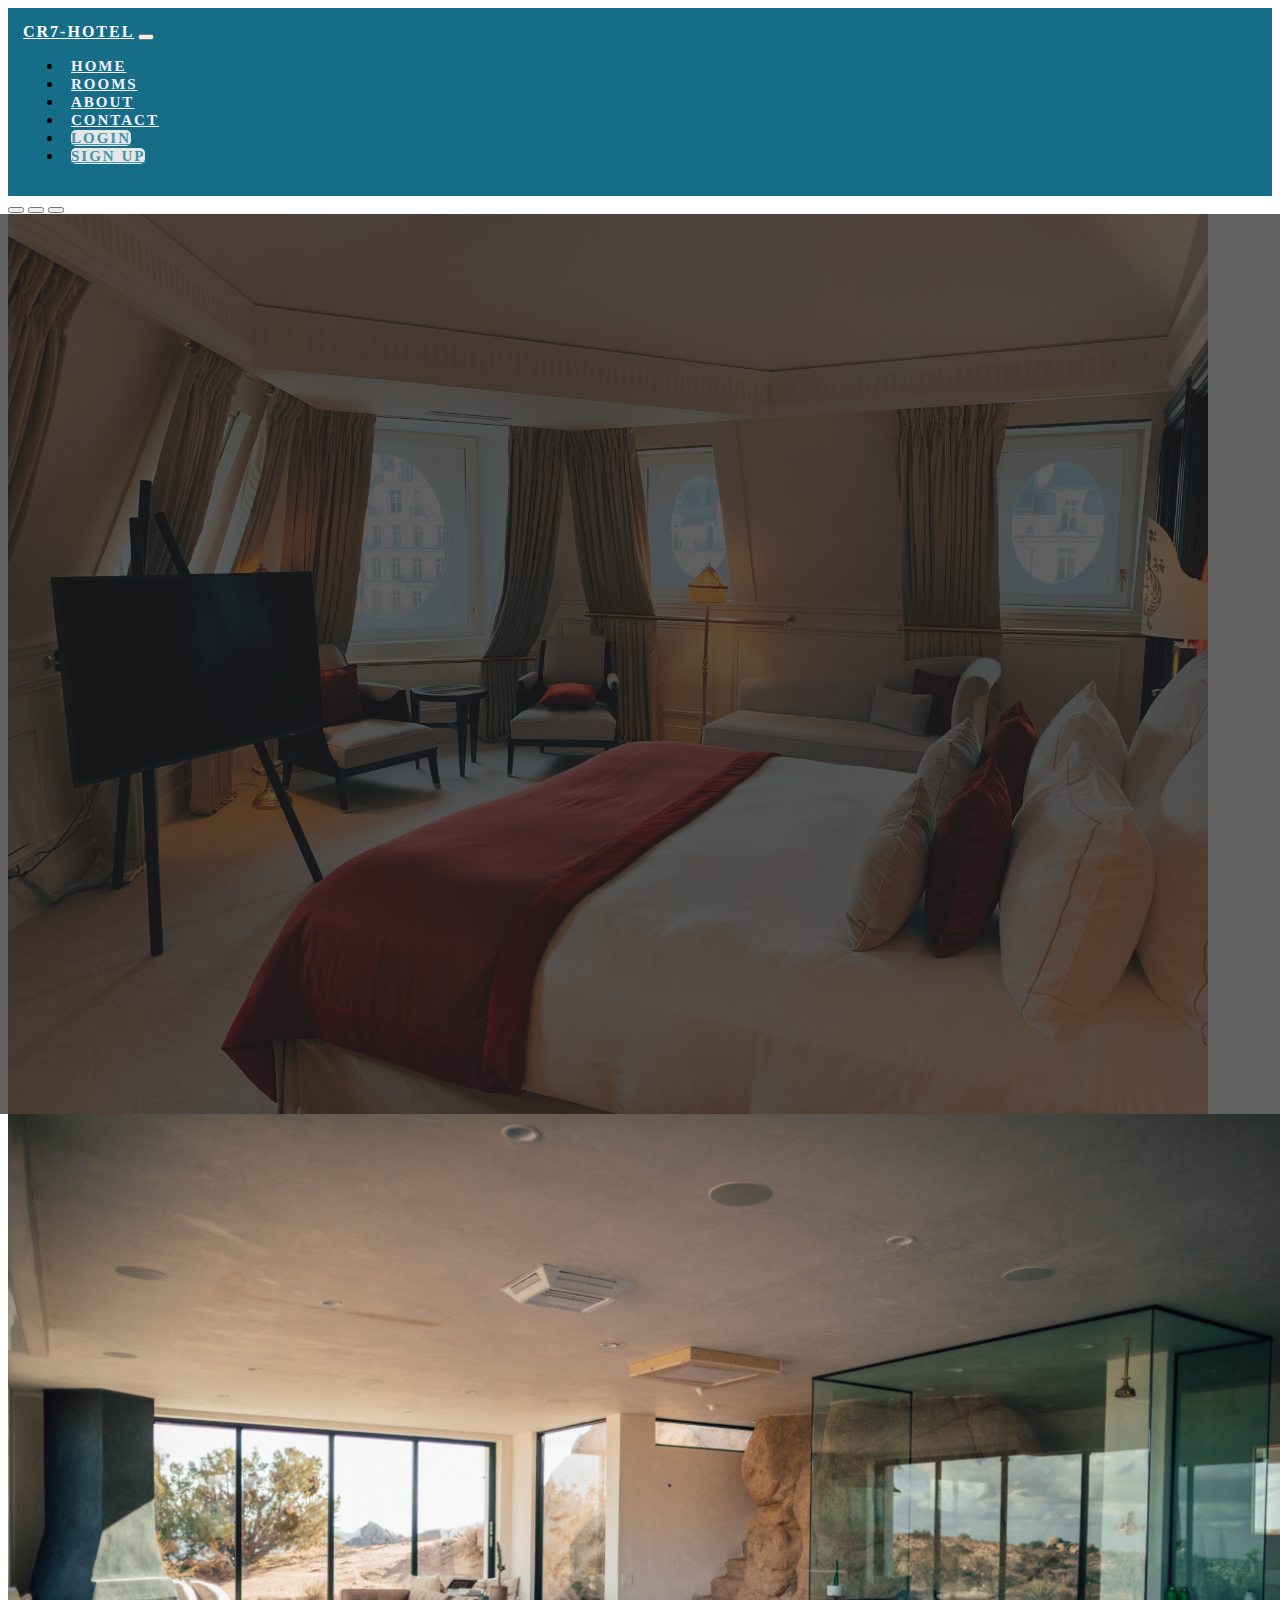
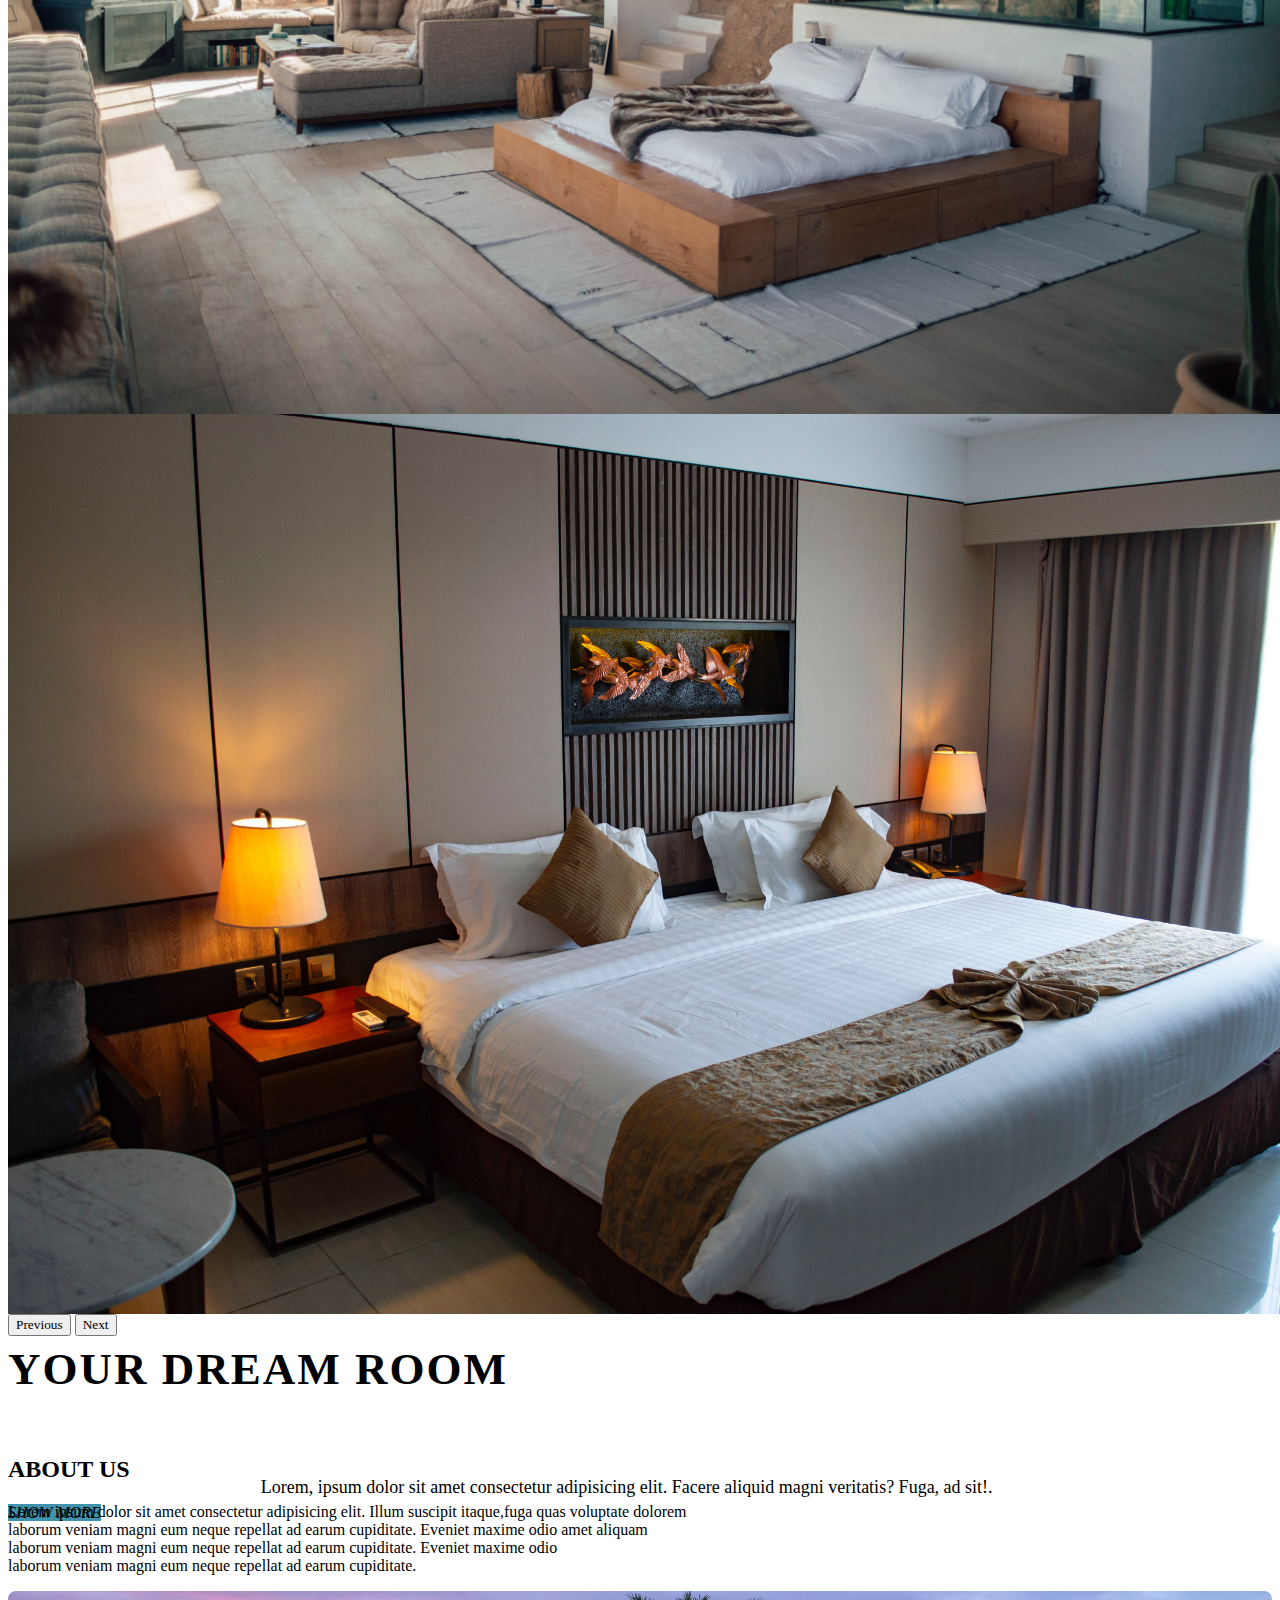
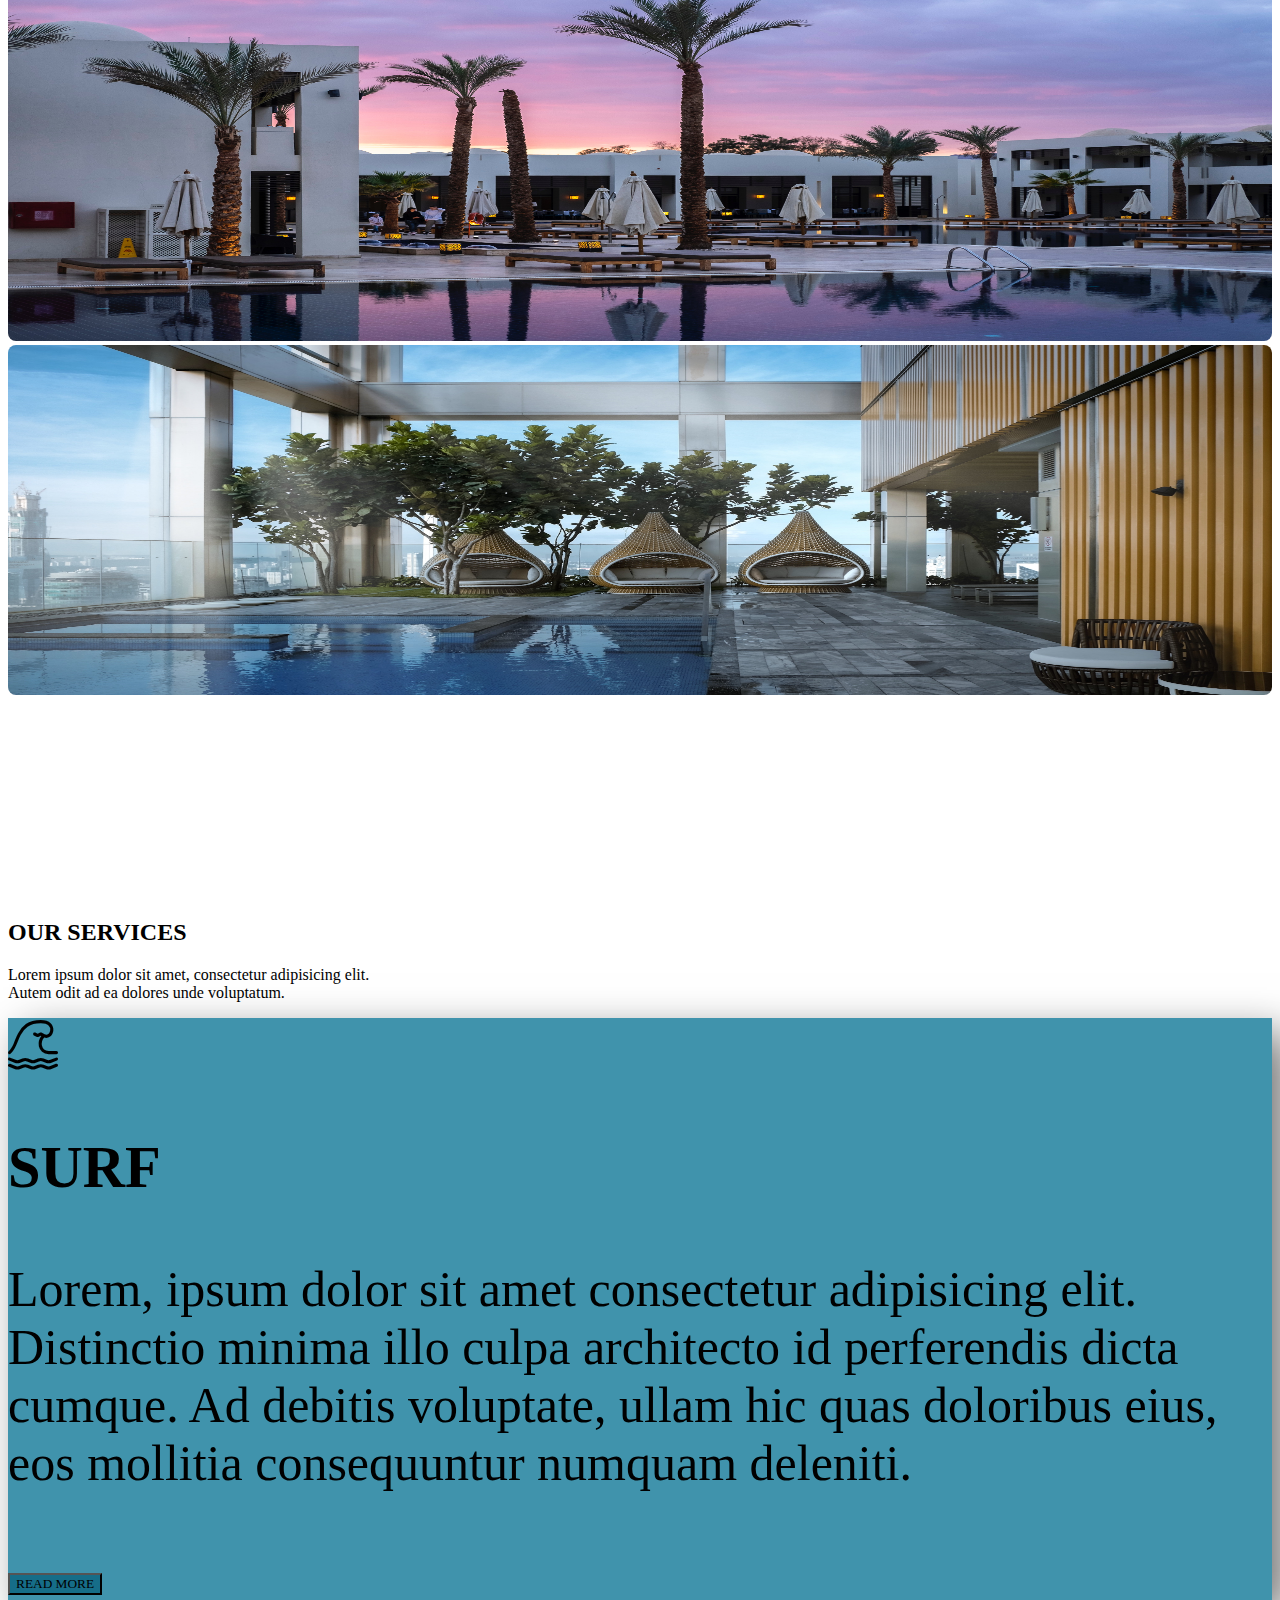
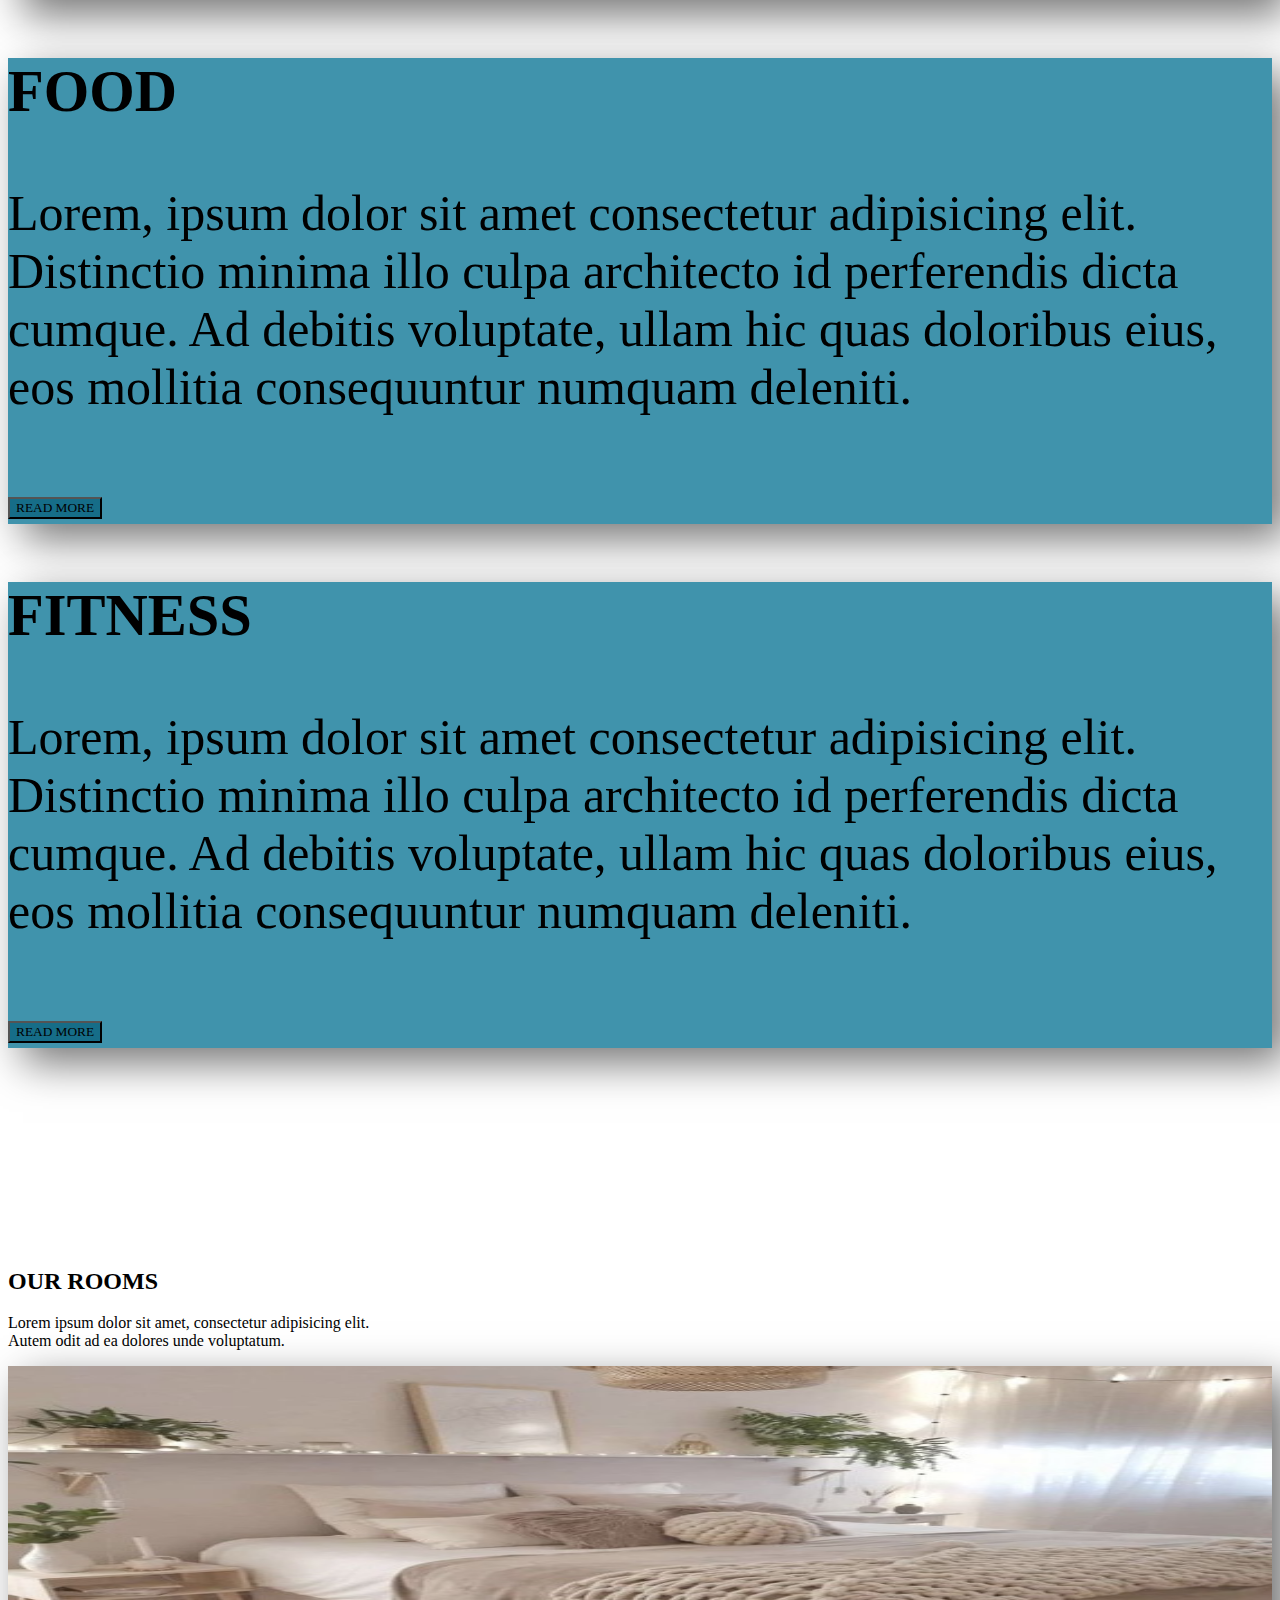
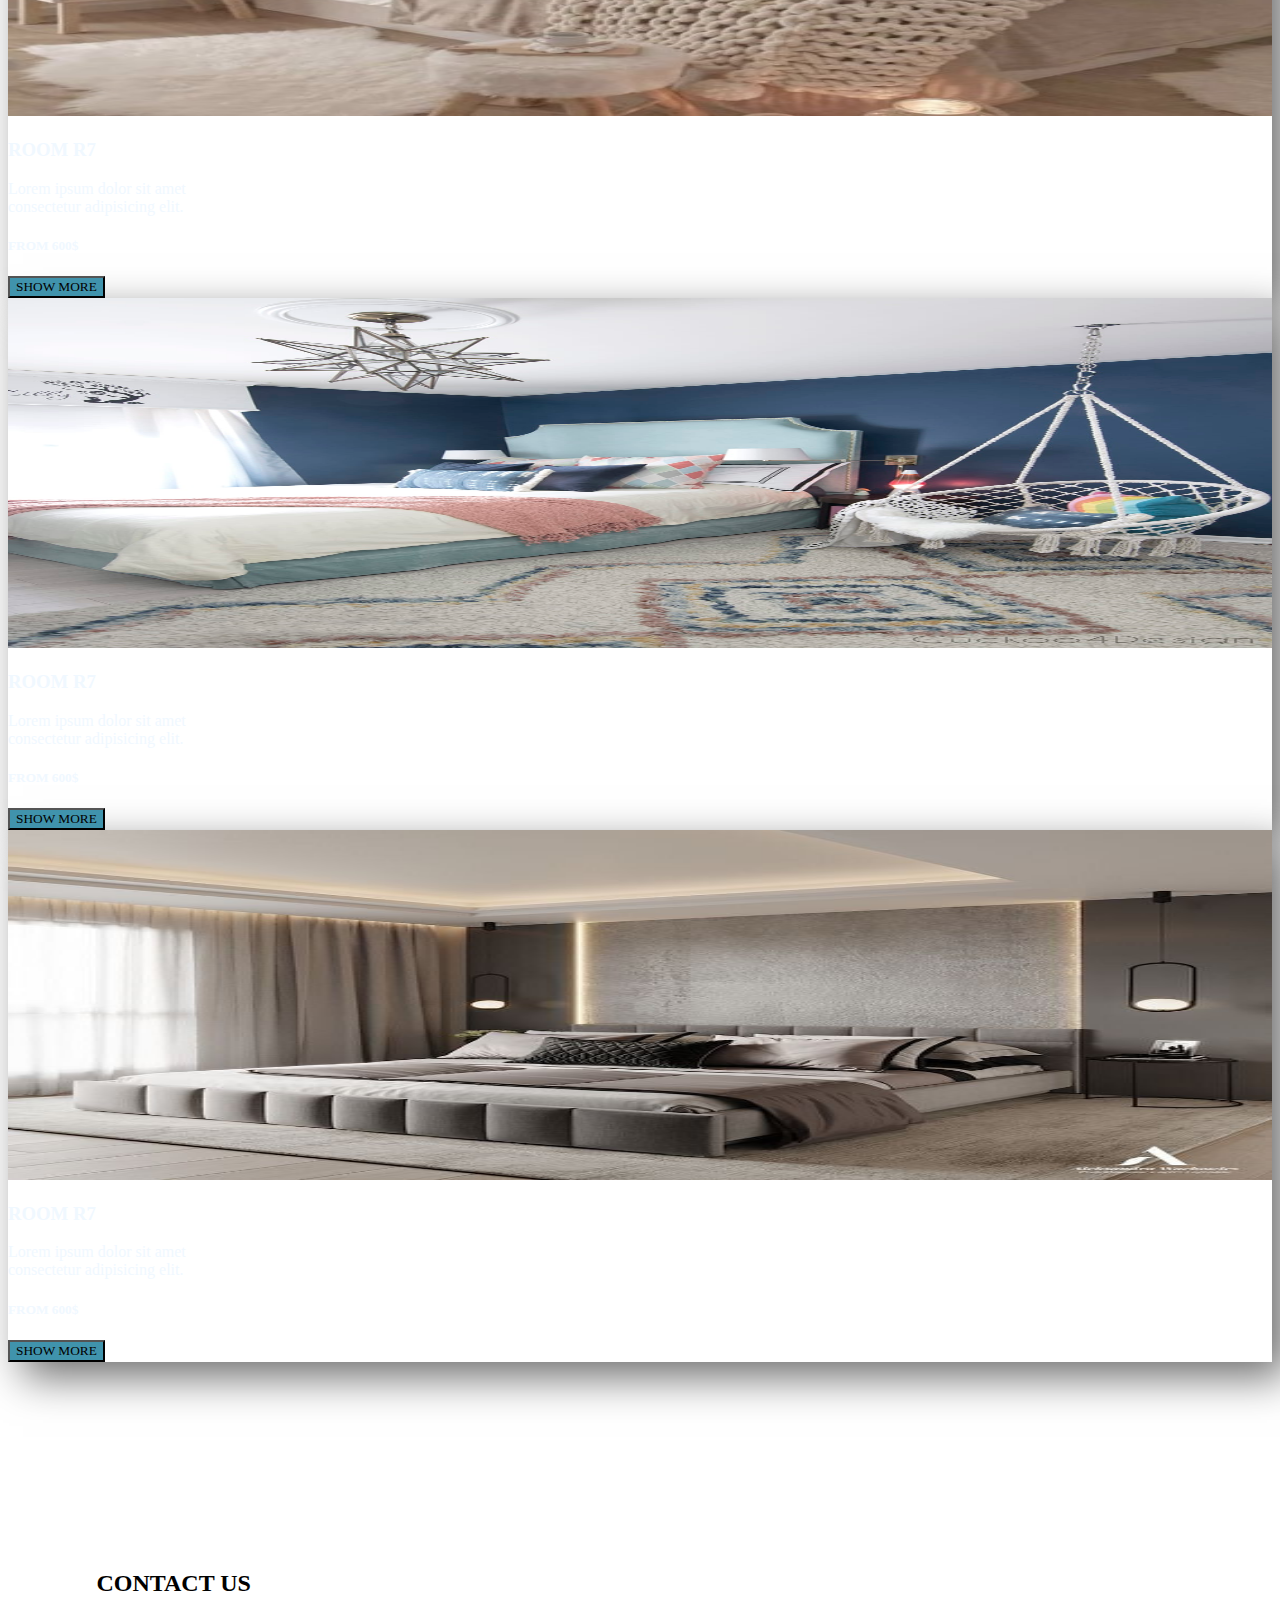
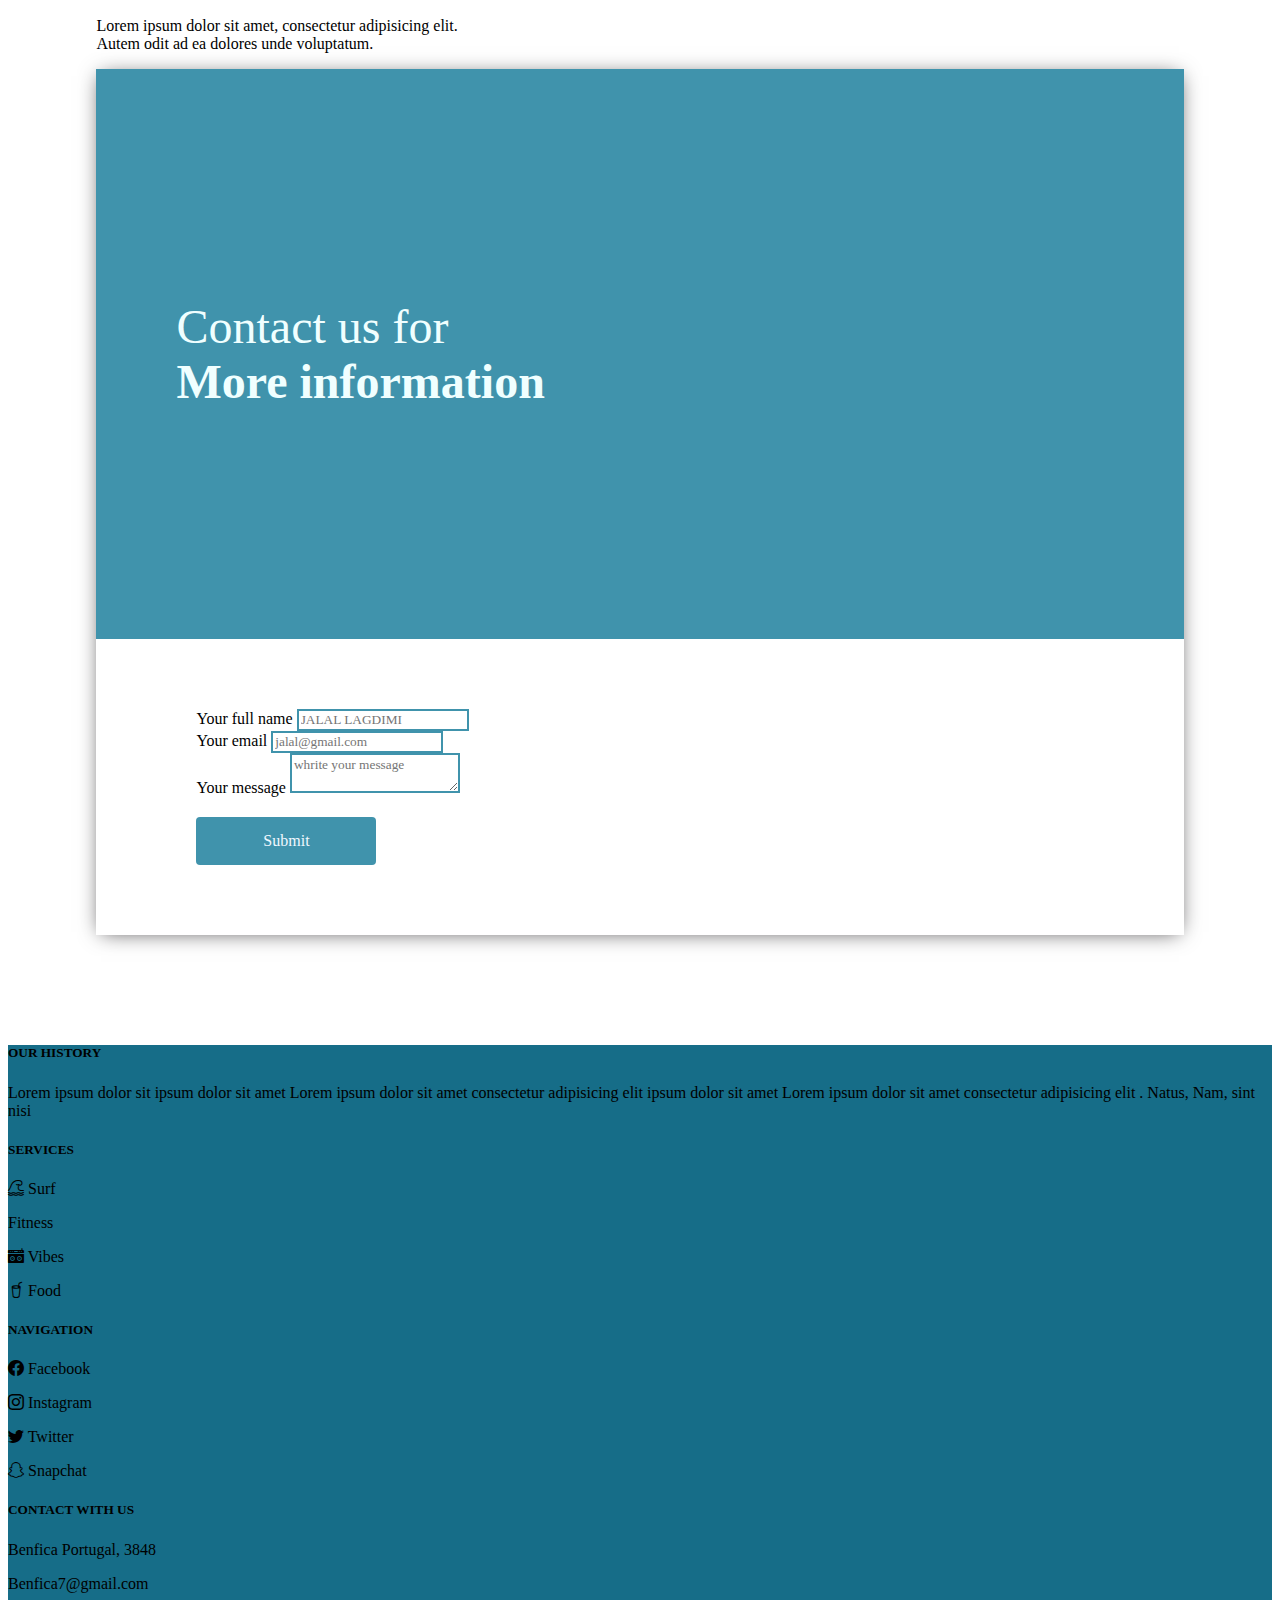
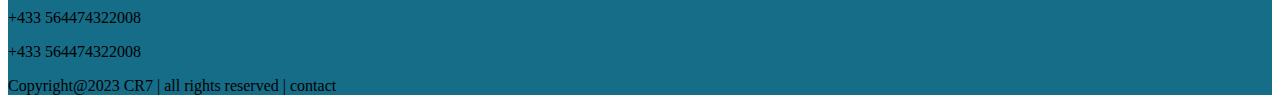
<file: index.HTML>
<!DOCTYPE html>
<html lang="en">
<head>
    <meta charset="UTF-8">
    <meta http-equiv="X-UA-Compatible" content="IE=edge">
    <meta name="viewport" content="width=device-width, initial-scale=1.0">
    <title>Document</title>
    <link href="https://cdn.jsdelivr.net/npm/bootstrap@5.1.3/dist/css/bootstrap.min.css" rel="stylesheet" integrity="sha384-1BmE4kWBq78iYhFldvKuhfTAU6auU8tT94WrHftjDbrCEXSU1oBoqyl2QvZ6jIW3" crossorigin="anonymous">
    <link rel="stylesheet" href="https://cdnjs.cloudflare.com/ajax/libs/font-awesome/6.2.1/css/all.min.css" integrity="sha512-MV7K8+y+gLIBoVD59lQIYicR65iaqukzvf/nwasF0nqhPay5w/9lJmVM2hMDcnK1OnMGCdVK+iQrJ7lzPJQd1w==" crossorigin="anonymous" referrerpolicy="no-referrer" />

    <link rel="stylesheet" href="https://cdn.jsdelivr.net/npm/bootstrap-icons@1.10.2/font/bootstrap-icons.css">
    <link rel="stylesheet" href="style.css">
</head>
<body>
<nav class="navbar navbar-expand-lg fixed-top">
  <div class="container">
    <a class="navbar-brand" href="#">CR7-Hotel</a>
    <button class="navbar-toggler" type="button" data-bs-toggle="collapse" data-bs-target="#navbarSupportedContent" aria-controls="navbarSupportedContent" aria-expanded="false" aria-label="Toggle navigation">
      <span class="navbar-toggler-icon"></span>
    </button>
    <div class="collapse navbar-collapse" id="navbarSupportedContent">
      <ul class="navbar-nav ms-auto mb-2 mb-lg-0">
        <li class="nav-item">
          <a class="nav-link" href="#">HOME</a>
        </li> 
        <li class="nav-item">
          <a class="nav-link" href="#">ROOMS</a>
        </li> 
        <li class="nav-item">
          <a class="nav-link" href="#">ABOUT</a>
        </li> 
        <li class="nav-item">
          <a class="nav-link" href="#">CONTACT</a>
        </li>     
        <li class="nav-item">
          <a class="nav-link nv" href="#">LOGIN</a>
        </li>  
        <li class="nav-item">
          <a class="nav-link nv" href="#">SIGN UP</a>
        </li>  
      </ul>
     
    </div>
  </div>
</nav>

<!-- HEADER -->


<div id="carouselExampleCaptions" class="carousel slide" data-bs-ride="carousel">
  <div class="carousel-indicators">
    <button type="button" data-bs-target="#carouselExampleCaptions" data-bs-slide-to="0" class="active" aria-current="true" aria-label="Slide 1"></button>
    <button type="button" data-bs-target="#carouselExampleCaptions" data-bs-slide-to="1" aria-label="Slide 2"></button>
    <button type="button" data-bs-target="#carouselExampleCaptions" data-bs-slide-to="2" aria-label="Slide 3"></button>
  </div>
  <div class="carousel-inner">
    <div class="carousel-item active">
      <img src="./img/BG1.jpg" class="d-block w-100" alt="...">
      <div class="carousel-caption ">
        <h5>YOUR DREAM ROOM</h5>
        <p>Lorem, ipsum dolor sit amet consectetur adipisicing elit. Facere aliquid magni veritatis? Fuga, ad sit!.</p>
        <a><i href="" class="btn mt-3">SHOW MORE</i></a>
      </div>
    </div>
    <div class="carousel-item">
      <img src="./img/BG2.jpg" class="d-block w-100" alt="...">
      <div class="carousel-caption ">
        <h5>YOUR DREAM ROOM</h5>
        <p>Lorem, ipsum dolor sit amet consectetur adipisicing elit. Facere aliquid magni veritatis? Fuga, ad sit!.</p>
        <a><i href="" class="btn btn-warning mt-3">SHOW MORE</i></a>
      </div>
    </div>
    <div class="carousel-item">
      <img src="./img/BG3.jpg" class="d-block w-100" alt="...">
      <div class="carousel-caption ">
        <h5>YOUR DREAM ROOM</h5>
        <p>Lorem, ipsum dolor sit amet consectetur adipisicing elit. Facere aliquid magni veritatis? Fuga, ad sit!.</p>
        <a><i href="" class="btn mt-3">SHOW MORE</i></a>
      </div>
    </div>
  </div>
  <button class="carousel-control-prev" type="button" data-bs-target="#carouselExampleCaptions" data-bs-slide="prev">
    <span class="carousel-control-prev-icon" aria-hidden="true"></span>
    <span class="visually-hidden">Previous</span>
  </button>
  <button class="carousel-control-next" type="button" data-bs-target="#carouselExampleCaptions" data-bs-slide="next">
    <span class="carousel-control-next-icon" aria-hidden="true"></span>
    <span class="visually-hidden">Next</span>
  </button>
</div>

<!-- ABOUT US -->

<section id="about" class="about section-padding mt-5">
  <div class="container">
    <div class="section-header text-center pb-3">
      <h2>ABOUT US</h2>
      <p>Lorem ipsum dolor sit amet consectetur adipisicing elit. Illum suscipit itaque,fuga quas voluptate dolorem <br> laborum veniam magni eum neque repellat ad earum cupiditate. Eveniet maxime odio amet aliquam <br> laborum veniam magni eum neque repellat ad earum cupiditate. Eveniet maxime odio <br>laborum veniam magni eum neque repellat ad earum cupiditate.</p>
    </div>
    <div class="row">
      <div class="col-lg-6 col-md-12 col-12">
        <div class="about-img">
          <img src="./img/M9.jpg" style="height: 350px; width: 100%;border-radius: 8px;" alt="" class="img-fluid">
        </div>
      </div>
      <div class="col-lg-6 col-md-12 col-12 ">
          <div class="about-img">
            <img src="./img/M10.jpg" style="height: 350px; width: 100%;border-radius: 8px;" alt="" class="img-fluid">

          </div>
      </div>
    </div>
  </div>
</section>

 <!-- SERVICE -->

 <section id="services" class="services section-padding">
  <div class="container">
    <div class="row">
      <div class="col-md-12">
        <div class="section-header text-center pb-3">
          <h2>OUR SERVICES</h2>
          <p>Lorem ipsum dolor sit amet, consectetur adipisicing elit.<br> Autem odit ad ea dolores unde voluptatum.</p>
        </div>
      </div>
    </div>

    <div class="row">
      <div class="col-12 col-md-12 col-lg-4">
        <div class="card text-white text-center bg-gradientpb-12"style="background-color: rgb(64, 147, 172);">
          <div class="card-body">
            <i class="bi bi-tsunami" style="color: black;"></i>
            <h3 class="card-title">SURF</h3>
            <p class="lead">Lorem, ipsum dolor sit amet consectetur adipisicing elit. Distinctio minima illo culpa architecto id perferendis dicta cumque. Ad debitis voluptate, ullam hic quas doloribus eius, eos mollitia consequuntur numquam deleniti.</p>
            <button class="btn">READ MORE</button>
          </div>
        </div>
      </div>

      <div class="col-12 col-md-12 col-lg-4">
        <div class="card text-white text-center bg-gradient pb-12"style="background-color: rgb(64, 147, 172);
        ">
          <div class="card-body">
            <i class="fa-solid fa-utensils"style="color: black;"></i>           
            <h3 class="card-title">FOOD</h3>
            <p class="lead">Lorem, ipsum dolor sit amet consectetur adipisicing elit. Distinctio minima illo culpa architecto id perferendis dicta cumque. Ad debitis voluptate, ullam hic quas doloribus eius, eos mollitia consequuntur numquam deleniti.</p>
            <button class="btn">READ MORE</button>
          </div>
        </div>
      </div>

      <div class="col-12 col-md-12 col-lg-4">
        <div class="card text-white text-center bg-gradient pb-12" style="background-color: rgb(64, 147, 172);
        ">
          <div class="card-body">
            <i class="fa-solid fa-dumbbell"style="color: black;"></i>
            <h3 class="card-title">FITNESS</h3>
            <p class="lead">Lorem, ipsum dolor sit amet consectetur adipisicing elit. Distinctio minima illo culpa architecto id perferendis dicta cumque. Ad debitis voluptate, ullam hic quas doloribus eius, eos mollitia consequuntur numquam deleniti.</p>
            <button class="btn ">READ MORE</button>
          </div>
        </div>
      </div>

    </div>
  </div>
 </section>

 <!-- ROOMS -->

 <section id="rooms" class="rooms section-padding">
  <div class="container">
    <div class="row">
      <div class="col-md-12">
        <div class="section-header text-center pb-3">
          <h2>OUR ROOMS</h2>
          <p>Lorem ipsum dolor sit amet, consectetur adipisicing elit.<br> Autem odit ad ea dolores unde voluptatum.</p>
        </div>
      </div>
    </div>

    <div class="row">
      <div class="col-12 col-md-12 col-lg-4">
        <div class="card text-light text-center bg-white pb-2">
          <div class="card-body text-dark">
            <div class="img-area mb-2">
              <img src="img/M8.png" style="width: 100%;height: 350px;" alt="">
              <h3 class="card-title pt-2">ROOM R7</h3>
              <p class="lead">Lorem ipsum dolor sit amet <br> consectetur adipisicing elit. </p>
              <div class="stars mb-2"style="color: rgb(255, 225, 0);">
                <i class="fa-solid fa-star"></i>
                <i class="fa-solid fa-star"></i>
                <i class="fa-solid fa-star"></i>
                <i class="fa-solid fa-star"></i>
                <i class="fa-solid fa-star"></i>
              </div>
              <h5 mb-3>FROM 600$</h5>
              <button class="btn text-white">SHOW MORE</button>
            </div>
          </div>
        </div>
      </div>

      <div class="col-12 col-md-12 col-lg-4">
        <div class="card text-light text-center bg-white pb-2">
          <div class="card-body text-dark">
            <div class="img-area mb-2">
              <img src="img/M7.png" style="width: 100%; height: 350px;" alt="">
              <h3 class="card-title pt-2">ROOM R7</h3>
              <p class="lead">Lorem ipsum dolor sit amet <br> consectetur adipisicing elit.</p>
              <div class="stars mb-2" style="color: rgb(255, 225, 0);">
                <i class="fa-solid fa-star"></i>
                <i class="fa-solid fa-star"></i>
                <i class="fa-solid fa-star"></i>
                <i class="fa-solid fa-star"></i>
                <i class="fa-solid fa-star"></i>
              </div>
              <h5>FROM 600$</h5>
              <button class="btn text-white">SHOW MORE</button>
            </div>
          </div>
        </div>
      </div>

      <div class="col-12 col-md-12 col-lg-4">
        <div class="card text-light text-center bg-white pb-2">
          <div class="card-body text-dark">
            <div class="img-area mb-2">
              <img src="img/M6.jpeg" style="width: 100%;height: 350px;" alt="">
              <h3 class="card-title pt-2">ROOM R7</h3>
              <p class="lead">Lorem ipsum dolor sit amet <br> consectetur adipisicing elit.</p>
              <div class="stars mb-2" style="color: rgb(255, 225, 0);">
                <i class="fa-solid fa-star"></i>
                <i class="fa-solid fa-star"></i>
                <i class="fa-solid fa-star"></i>
                <i class="fa-solid fa-star"></i>
                <i class="fa-solid fa-star"></i>
              </div>
              <h5>FROM 600$</h5>
              <button class="btn text-white">SHOW MORE</button>
            </div>
          </div>
        </div>
      </div>
    </div>
  </div>
 </section>

 <!-- CONTACT -->

 <div class="form-area">
  <div class="container">
    <div class="row">
      <div class="col-md-12">
        <div class="section-header text-center pb-3">
          <h2>CONTACT US</h2>
          <p>Lorem ipsum dolor sit amet, consectetur adipisicing elit.<br> Autem odit ad ea dolores unde voluptatum.</p>
        </div>
      </div>
    <div class="row single-form g-0">
      <div class="col-sm-12 col-lg-6">
        <div class="left">
          <h2><span>Contact us for</span> <br>More information</h2>
        </div>
      </div>
      <div class="col-ms-12 col-lg-6">
        <div class="right">
          <form>
            <div class="mb-3">
              <label for="exampleInputEmail1" class="form-label">Your full name</label>
              <input type="text" class="form-control" id="exampleInputEmail1" aria-describedby="emailHelp" placeholder="JALAL LAGDIMI">
            </div>
            <div class="mb-3">
              <label for="exampleInputPassword1" class="form-label">Your email</label>
              <input type="email" class="form-control" id="exampleInputPassword1" placeholder="jalal@gmail.com">
            </div>
            <div class="mb-3">
              <label for="exampleInputPassword1" class="form-label">Your message</label>
              <textarea class="form-control" id="exampleInputPassword1" placeholder="whrite your message"></textarea>
            </div>
            <button type="submit" class="btn btn-primary">Submit</button>
          </form>
        </div>
      </div>
    </div>
  </div>
 </div>
</div>

 <!-- FOOTER -->

 <footer class="container-fluid text-white mt-5 pt-5 pb-4" style="background-color:rgb(22, 109, 136);">
  <div class="container-fluid text-md-left">
    <div class="row  text-md-left">
      <div class="col-md-3 col-lg-3 col-xl-3 mx-auto mt-3">
        <h5 class="mb-4 font-weight-bold ">OUR HISTORY</h5>
        <p>Lorem ipsum dolor sit ipsum dolor sit amet Lorem ipsum dolor sit amet consectetur adipisicing elit ipsum dolor sit amet Lorem ipsum dolor sit amet consectetur adipisicing elit . Natus,  Nam, sint nisi
        </p>
      </div>
      <div class="col-md-2 col-lg-2 col-xl-2 mx-auto mt-3">
        <h5 class="mb-4 font-weight-bold ">SERVICES</h5>
        <p><i class="bi bi-tsunami"></i> Surf</p>
        <p> <i class="fa-solid fa-dumbbell"></i> Fitness</p>
        <p><i class="bi bi-boombox-fill"></i> Vibes</p>
        <p><i class="bi bi-cup-straw"></i> Food</p>
      </div>

      <div class="col-md-3 col-lg-2 col-xl-2 mx-auto mt-3">
        <h5 class="mb-4 font-weight-bold ">NAVIGATION</h5>
        <p><i class="bi bi-facebook"></i> Facebook</p>
        <p><i class="bi bi-instagram"></i> Instagram</p>
        <p><i class="bi bi-twitter"></i> Twitter</p>
        <p><i class="bi bi-snapchat"></i> Snapchat</p>
      </div>

      <div class="col-md-4 col-lg-3 col-xl-3 mx-auto mt-3">
        <h5 class="mb-4 font-weight-bold ">CONTACT WITH US</h5>
        <p><i class="fas fa-home mr-3"></i> Benfica Portugal, 3848</p>
        <p><i class="fas fa-envelope mr-3"></i> Benfica7@gmail.com</p>
        <p><i class="fas fa-phone mr-3"></i> +433 564474322008</p>
        <p><i class="fas fa-print mr-3"></i> +433 564474322008</p>
      </div>
    </div>

  </div>
  <p class="text-center pt-4">Copyright@2023 CR7 | all rights reserved | contact </p>
 </footer>
<script src="https://cdn.jsdelivr.net/npm/bootstrap@5.1.3/dist/js/bootstrap.bundle.min.js"></script>
</body>
</html>
</file>
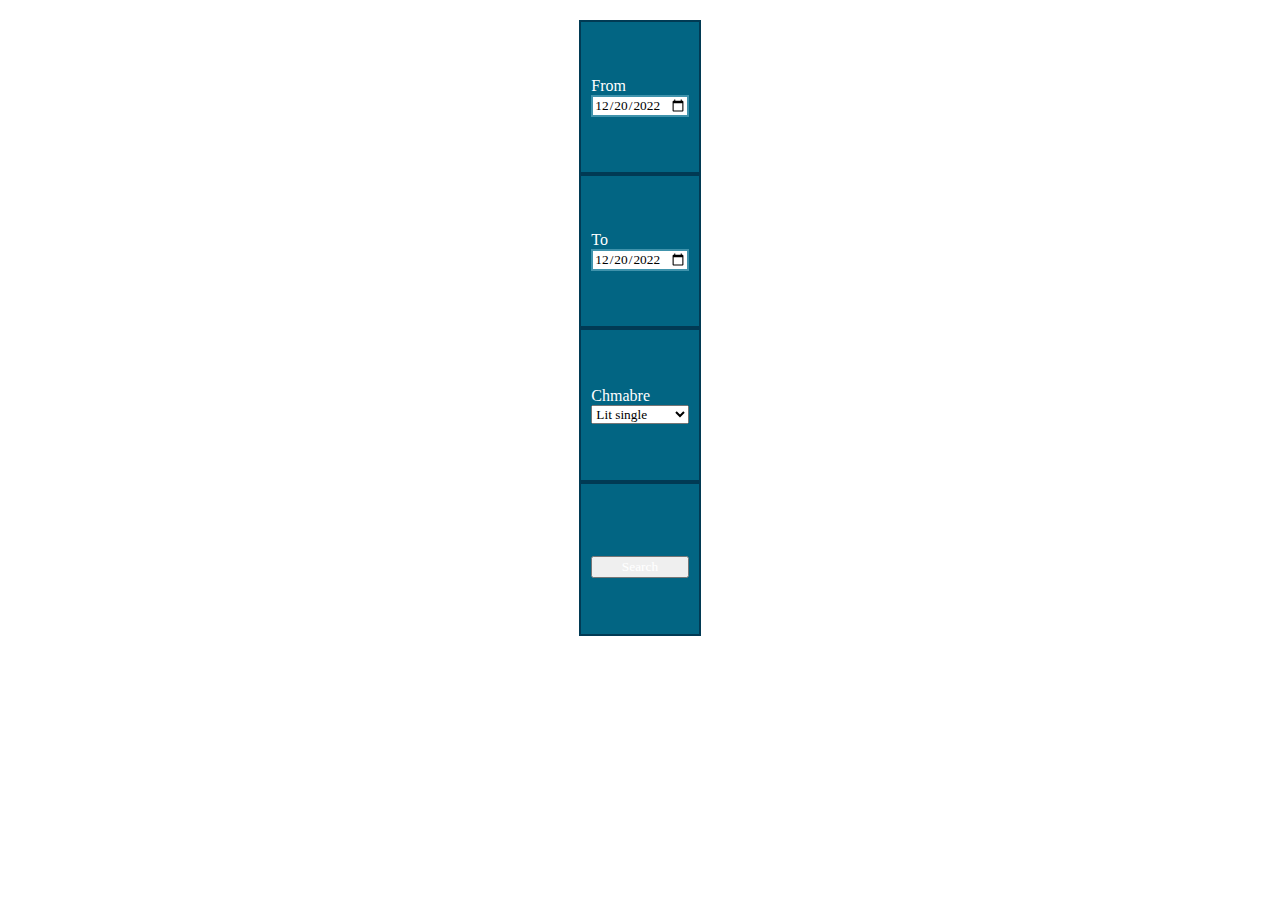
<file: book.html>
<!DOCTYPE html>
<html lang="en">
<head>
    <meta charset="UTF-8">
    <meta http-equiv="X-UA-Compatible" content="IE=edge">
    <meta name="viewport" content="width=device-width, initial-scale=1.0">
    <title>Document</title>
    <link href="https://cdn.jsdelivr.net/npm/bootstrap@5.1.3/dist/css/bootstrap.min.css" rel="stylesheet" integrity="sha384-1BmE4kWBq78iYhFldvKuhfTAU6auU8tT94WrHftjDbrCEXSU1oBoqyl2QvZ6jIW3" crossorigin="anonymous">
    <link rel="stylesheet" href="https://cdnjs.cloudflare.com/ajax/libs/font-awesome/6.2.1/css/all.min.css" integrity="sha512-MV7K8+y+gLIBoVD59lQIYicR65iaqukzvf/nwasF0nqhPay5w/9lJmVM2hMDcnK1OnMGCdVK+iQrJ7lzPJQd1w==" crossorigin="anonymous" referrerpolicy="no-referrer" />

    <link rel="stylesheet" href="https://cdn.jsdelivr.net/npm/bootstrap-icons@1.10.2/font/bootstrap-icons.css">
    <link rel="stylesheet" href="style.css">
</head>
<body>
 

<form action="">
        <div class="book d-flex items-center ">
            <div class="date" data-provide="datepicker">
                <label for="date">From</label>
                <input type="date" id="date" class="form-control d-block" value="2022-12-20" min="2022-12-20"
                    max="2023-12-20">
            </div>
            <div class="date" data-provide="datepicker">
                <label for="date">To</label>
                <input type="date" id="date" class="form-control d-block" value="2022-12-20" min="2022-12-20"
                    max="2023-12-20">
            </div>
            <div class="date" data-provide="datepicker">
                <label for="">Chmabre</label>
                <select class="form-select" aria-label="Default select example" id="chambre">
                    <option selected value="0">Lit single</option>
                    <option value="1">double</option>
                    <option value="2">suite</option>
                </select>
            </div>
            <div class="date" data-provide="datepicker" id="suite">
                <label for="">Suite</label>
                <select class="form-select" aria-label="Default select example">
                    <option selected>Standard suite room</option>
                    <option value="1">Junior suite room</option>
                    <option value="2">Presidential suite room</option>
        
                </select>
            </div>
            <div class="date" data-provide="datepicker" id="children">
                <label for="">Person</label>
                <select class="form-select" aria-label="Default select example">
                    <option selected value="1">01</option>
                    <option value="1">02</option>
                    <option value="2">03</option>
                    <option value="3">04</option>
                    <option value="3">05</option>
                    <option value="3">06</option>
                </select>
            </div>
            <div class="date" data-provide="datepicker">
                <button type="button" class="btn bknow">Search</button>
            </div>
        </div>
        
    </form>
<script src="https://cdn.jsdelivr.net/npm/bootstrap@5.1.3/dist/js/bootstrap.bundle.min.js"></script>
<script src="logic.js"></script>
</body>
</html>
</file>
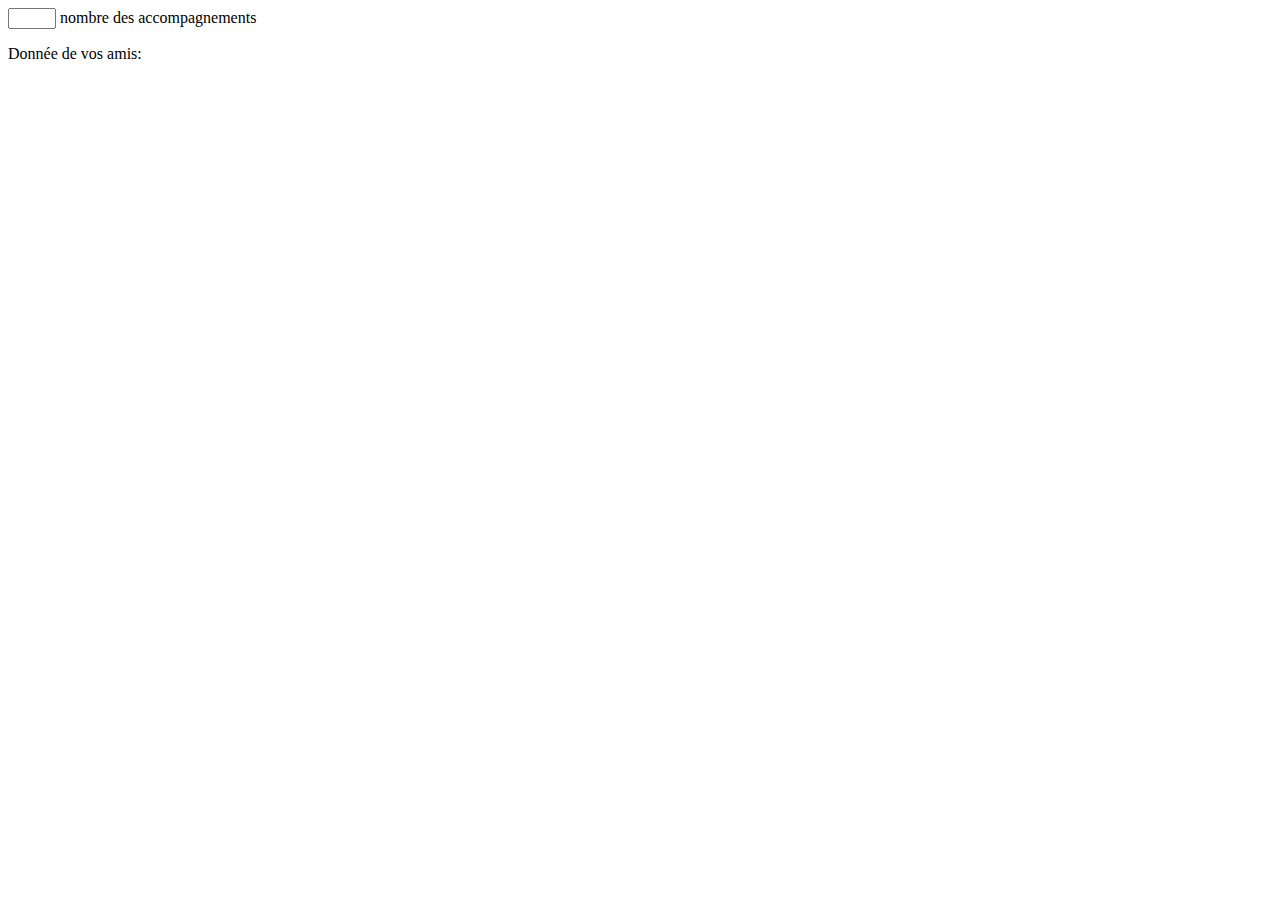
<file: guest.html>
<!DOCTYPE html>
<html lang="en">
<head>
    <meta charset="UTF-8">
    <meta http-equiv="X-UA-Compatible" content="IE=edge">
    <meta name="viewport" content="width=device-width, initial-scale=1.0">
    <title>Document</title>
</head>
<body>
    <div class="form-floating mb-3">
        <input class="form-control" type="number" id="nombre" min="0" max="6" required/>
        <label for="number">nombre des accompagnements</label>
    </div>
    <div class="container bg-danger rounded mt-5 pb-3 mb-5">
        <p class="text-white text-center pt-3">Donnée de vos amis: </p>
        <div id="donnee-amis"></div>
    </div>
</body>
<script src="bora.js"></script>
</html>
</file>
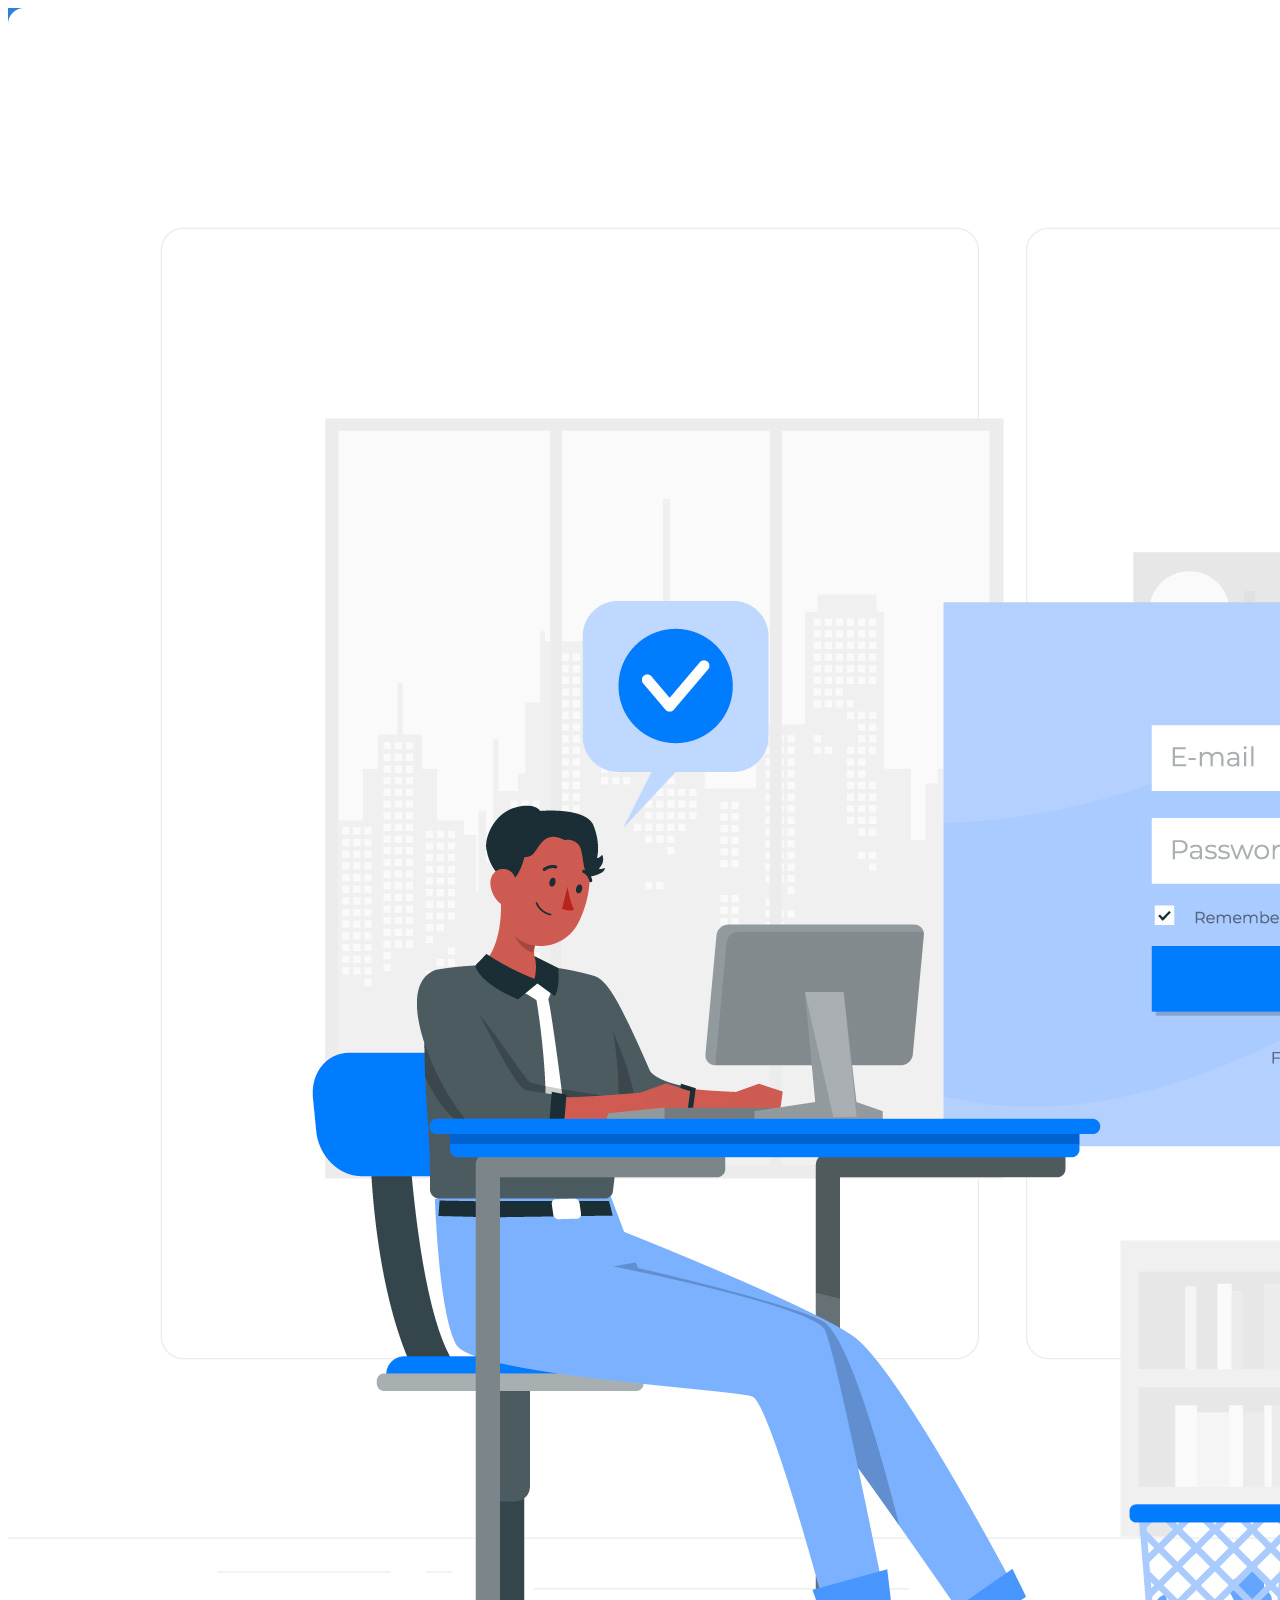
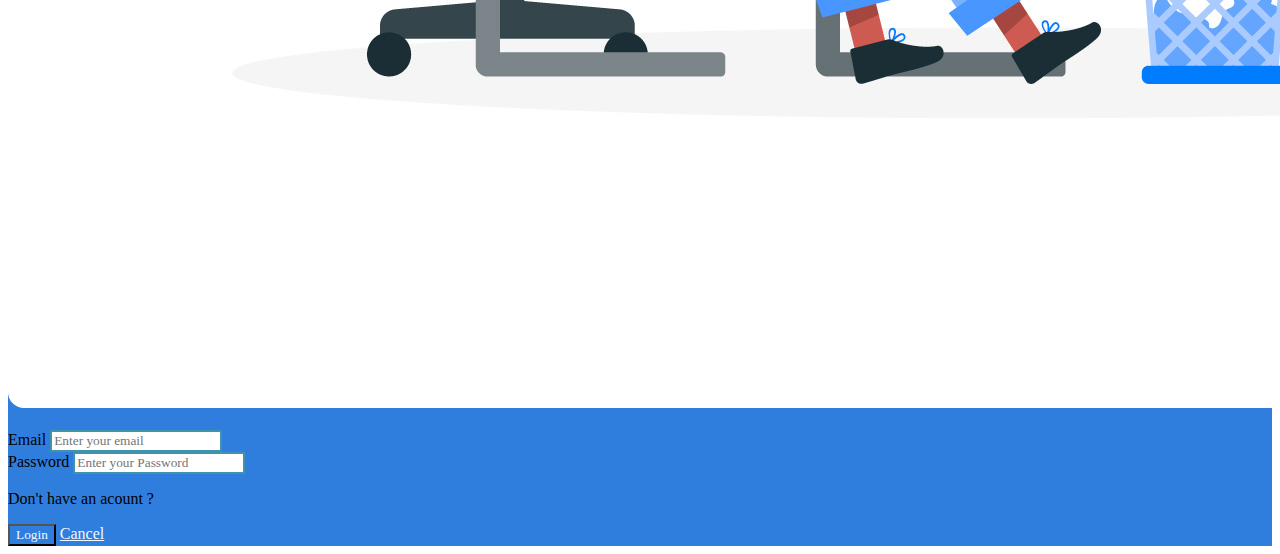
<file: login.html>
<!DOCTYPE html>
<html lang="en">
<head>
    <meta charset="UTF-8">
    <meta http-equiv="X-UA-Compatible" content="IE=edge">
    <meta name="viewport" content="width=device-width, initial-scale=1.0">
    <title>Document</title>
    <link href="https://cdn.jsdelivr.net/npm/bootstrap@5.1.3/dist/css/bootstrap.min.css" rel="stylesheet" integrity="sha384-1BmE4kWBq78iYhFldvKuhfTAU6auU8tT94WrHftjDbrCEXSU1oBoqyl2QvZ6jIW3" crossorigin="anonymous">
    <link rel="stylesheet" href="https://cdnjs.cloudflare.com/ajax/libs/font-awesome/6.2.1/css/all.min.css" integrity="sha512-MV7K8+y+gLIBoVD59lQIYicR65iaqukzvf/nwasF0nqhPay5w/9lJmVM2hMDcnK1OnMGCdVK+iQrJ7lzPJQd1w==" crossorigin="anonymous" referrerpolicy="no-referrer" />

    <link rel="stylesheet" href="https://cdn.jsdelivr.net/npm/bootstrap-icons@1.10.2/font/bootstrap-icons.css">
    <link rel="stylesheet" href="style.css">
</head>
<body>
<section class="vh-100" style="background-color:rgb(47, 126, 222);">
  <div class="container py-5 h-100">
    <div class="row d-flex justify-content-center align-items-center h-100">
      <div class="col col-xl-10">
        <div class="card" style="border-radius: 1rem; border: none;">
          <div class="row g-0">
            <div class="col-md-6 col-lg-5 d-none d-md-block">
              <img src="./img/SI.jpg"
                alt="login form" class="img-fluid" style="border-radius: 1rem 0 0 1rem; height: 100%;" />
            </div>
            <div class="col-md-6 col-lg-7 d-flex align-items-center">
              <div class="card-body p-4 p-lg-5 text-black">
                <form method="POST">
                  <div class="d-flex align-items-center mb-2 pb-1">
                    <span class="h1 fw-bold mb-2;" style="color:rgb(47, 126, 222);">CR7-HOTEL</span>
                  </div>
                  <div class="form-outline mb-2">
                  <label class="form-label" for="form2Example17">Email </label>
                    <input name="email" type="email" id="form2Example17" class="form-control " placeholder="Enter your email"/>
                  </div>
                  <div class="form-outline mb-2">
                   <label class="form-label" for="form2Example27">Password</label>
                    <input name="password" type="password" id="form2Example27" class="form-control " placeholder="Enter your Password" />   
                  </div>
                  <div class="pt-1 mb-4">
                    <p>Don't have an acount ? <a href="index.HTML" style="color:rgb(47, 126, 222);">Sign Up for free</a>
                    </p>
                </div>
                  <div class="pt-1 mb-4">
                    <button name="submit" class="btn btn-block" style="background-color: rgb(47, 126, 222);color: aliceblue;" border: none;style="background-color: #00c8ff" type="submit">Login</button>
                    <a href="" class="btn btn-block" style="background-color:rgb(47, 126, 222);color:aliceblue;">Cancel</a>
                  </div>
                </form>
              </div>
            </div>
          </div>
        </div>
      </div>
    </div>
  </div>
</section>
<script src="https://cdn.jsdelivr.net/npm/bootstrap@5.1.3/dist/js/bootstrap.bundle.min.js"></script>
</body>
</html>
</file>
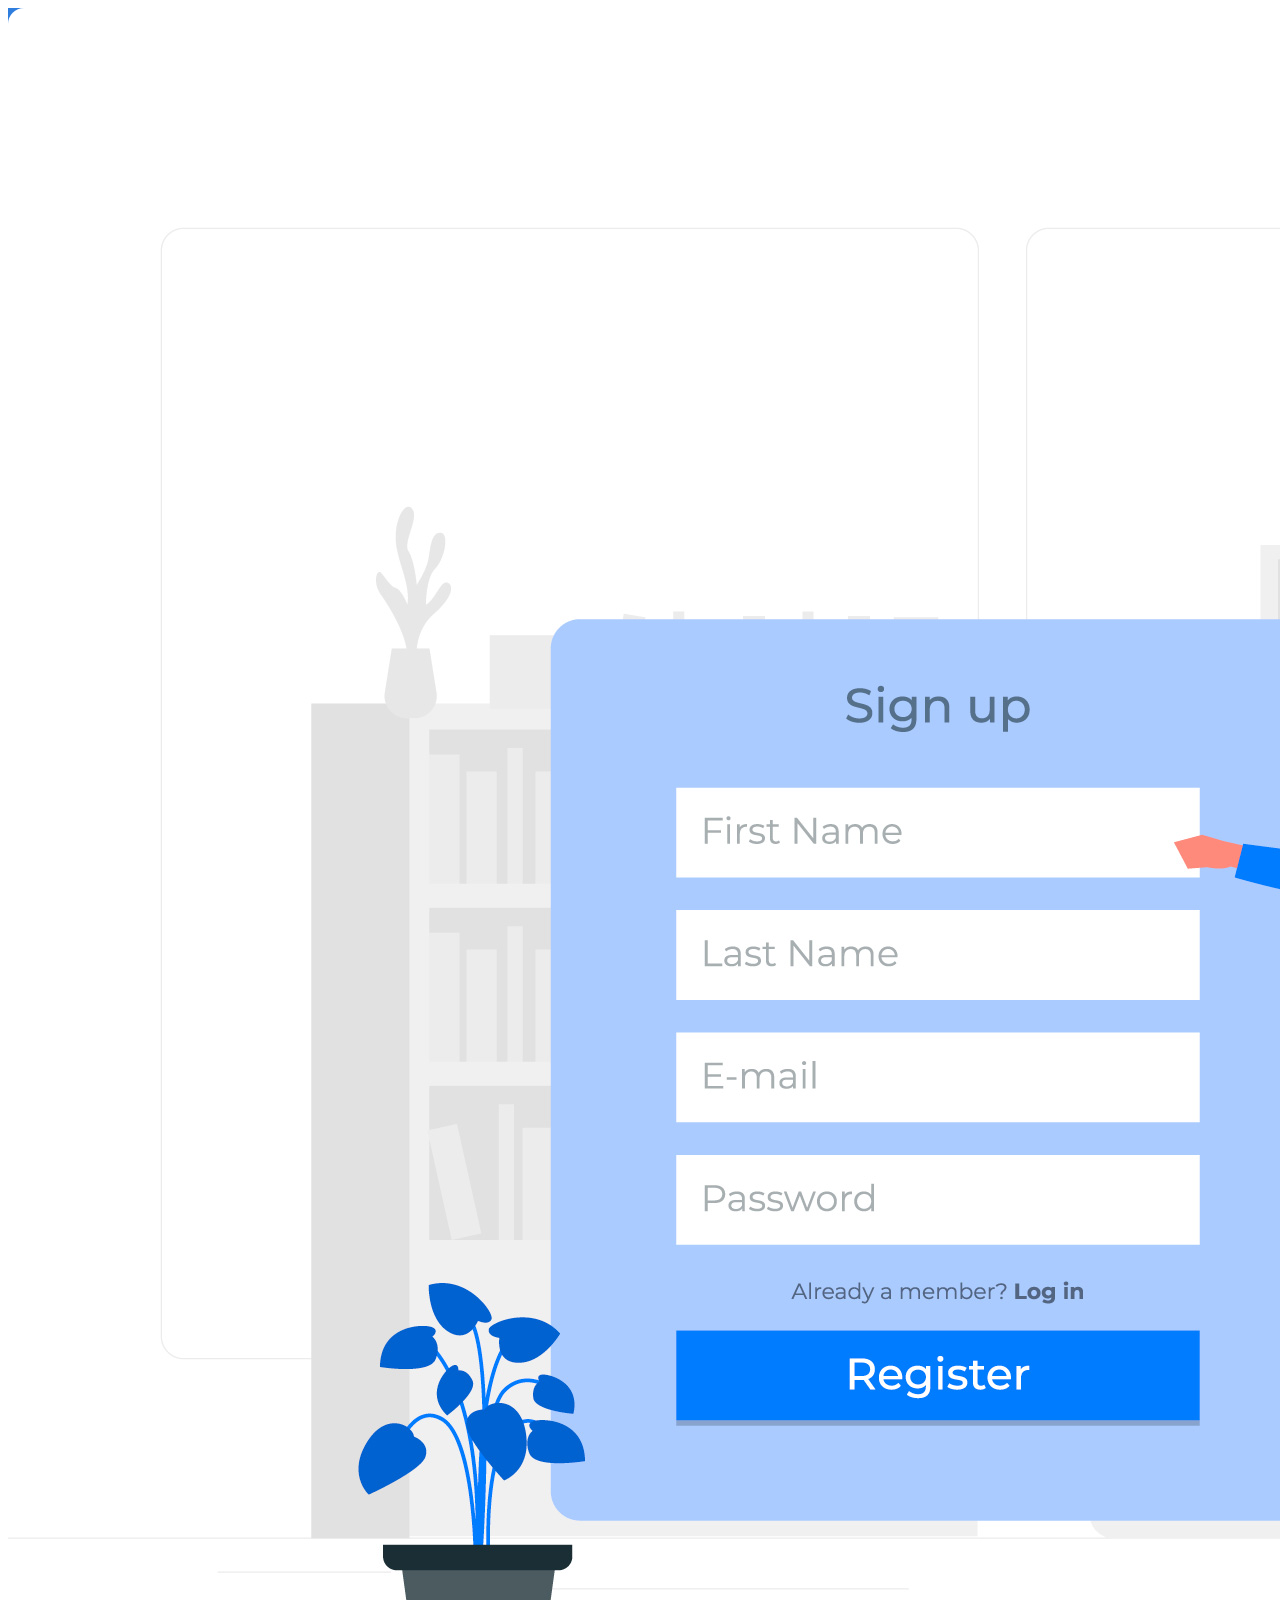
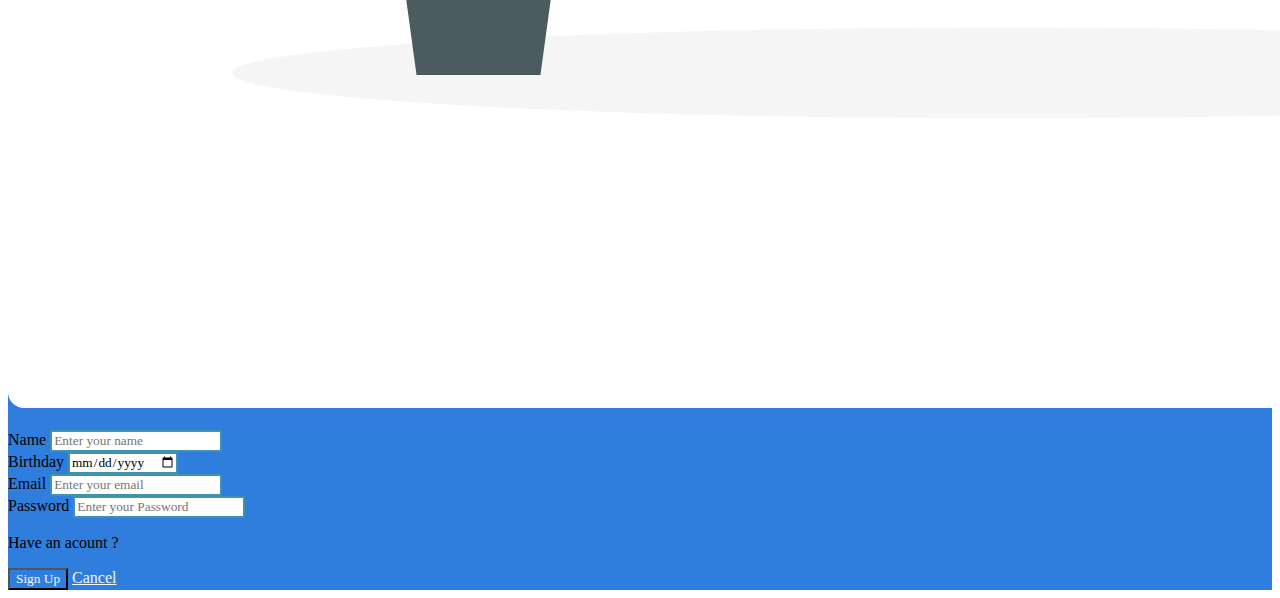
<file: signup.html>
<!DOCTYPE html>
<html lang="en">
<head>
    <meta charset="UTF-8">
    <meta http-equiv="X-UA-Compatible" content="IE=edge">
    <meta name="viewport" content="width=device-width, initial-scale=1.0">
    <title>Document</title>
    <link href="https://cdn.jsdelivr.net/npm/bootstrap@5.1.3/dist/css/bootstrap.min.css" rel="stylesheet" integrity="sha384-1BmE4kWBq78iYhFldvKuhfTAU6auU8tT94WrHftjDbrCEXSU1oBoqyl2QvZ6jIW3" crossorigin="anonymous">
    <link rel="stylesheet" href="https://cdnjs.cloudflare.com/ajax/libs/font-awesome/6.2.1/css/all.min.css" integrity="sha512-MV7K8+y+gLIBoVD59lQIYicR65iaqukzvf/nwasF0nqhPay5w/9lJmVM2hMDcnK1OnMGCdVK+iQrJ7lzPJQd1w==" crossorigin="anonymous" referrerpolicy="no-referrer" />

    <link rel="stylesheet" href="https://cdn.jsdelivr.net/npm/bootstrap-icons@1.10.2/font/bootstrap-icons.css">
    <link rel="stylesheet" href="style.css">
</head>
<body>
<section class="vh-100" style="background-color:rgb(47, 126, 222);">
  <div class="container py-5 h-100">
    <div class="row d-flex justify-content-center align-items-center h-100">
      <div class="col col-xl-10">
        <div class="card" style="border-radius: 1rem; border: none;">
          <div class="row g-0">
            <div class="col-md-6 col-lg-5 d-none d-md-block">
              <img src="./img/RG.jpg"
                alt="login form" class="img-fluid" style="border-radius: 1rem 0 0 1rem; height: 100%;" />
            </div>
            <div class="col-md-6 col-lg-7 d-flex align-items-center">
              <div class="card-body pl-4  text-black">
                <form method="POST">
                  <div class="d-flex align-items-center ">
                    <span class="h1 fw-bold mb-1;" style="color:rgb(47, 126, 222);">CR7-HOTEL</span>
                  </div>
                  <div class="form-outline mb-1">
                    <label class="form-label" for="form2Example17">Name </label>
                      <input name="name" type="text" id="form2Example17" class="form-control " placeholder="Enter your name"/>
                    </div>
                    <div class="form-outline mb-1">
                        <label class="form-label" for="form2Example17">Birthday </label>
                          <input name="date" type="date" id="form2Example17" class="form-control " placeholder="Enter your email"/>
                       </div>
                  <div class="form-outline mb-1">
                  <label class="form-label" for="form2Example17">Email </label>
                    <input name="email" type="email" id="form2Example17" class="form-control " placeholder="Enter your email"/>
                  </div>
                  <div class="form-outline mb-1">
                   <label class="form-label" for="form2Example27">Password</label>
                    <input name="password" type="password" id="form2Example27" class="form-control " placeholder="Enter your Password" />   
                  </div>
                  <div class="pt-1 mb-1">
                    <p>Have an acount ?<a href="index.HTML" style="color:rgb(47, 126, 222);"> Login</a>
                    </p>
                </div>
                  <div class="pt-1 mb-1">
                    <button name="submit" class="btn btn-block" style="background-color: rgb(47, 126, 222);color: aliceblue;" border: none;style="background-color: #00c8ff" type="submit">Sign Up</button>
                    <a href="" class="btn btn-block" style="background-color:rgb(47, 126, 222);color:aliceblue;">Cancel</a>
                  </div>
                </form>
              </div>
            </div>
          </div>
        </div>
      </div>
    </div>
  </div>
</section>
<script src="https://cdn.jsdelivr.net/npm/bootstrap@5.1.3/dist/js/bootstrap.bundle.min.js"></script>
</body>
</html>
</file>
<file: style.css>
*{
font-family: montserrat;
}
body{
    background: f1fbff;
}
.section-padding{
    padding: 100px 0;
}
.carousel-item{
    height: 100vh;
    min-height: 300px;
}
.carousel-item i{
   background-color: rgb(64, 147, 172);
   border: none;
}
.carousel-caption{
    bottom: 150px;
    z-index: 2;
}
.carousel-caption h5{
    font-size: 45px ;
    text-transform: uppercase;
    letter-spacing: 2px;
    margin-top: 25px;
}
.carousel-caption p{
    width: 60%;
    margin: auto;
    font-size: 18px;
    line-height: 1.9;
}
.carousel-inner::before{
    content: '';
    position: absolute;
    width: 100%;
    height: 100%;
    left: 0;
    right: 0;
    background-color: rgba(31, 30, 30, 0.7);
    z-index: 1;
}
.navbar-nav a{
    font-size: 15px;
    text-transform: uppercase;
    font-weight: 500;
}

.navbar{
    background-color:rgb(22, 109, 136);
    padding: 15px;
}
.navbar a{
    color: rgb(255, 255, 255);
    letter-spacing: 2px;
    font-weight: 600;
    text-transform: uppercase;

}
.navbar .nav-link{
    color: rgb(246, 240, 255);
    margin: 8px;
}
.navbar .nv{
    background-color: rgb(231, 230, 230);
    border-radius: 5px;
    color: rgb(64, 147, 172);
}
.w-100{
    height: 100vh;
}
.services .card-body{
    font-size: 50px;
    box-shadow: 15px 15px 40px rgb(117, 117, 117); 
}
.services .card .btn{
    background-color:  rgb(22, 109, 136);
    color: rgb(0, 0, 0);
 }
 .services .card h3{
    color: rgb(0, 0, 0);
 }
.rooms .card{
   box-shadow: 15px 15px 40px rgb(110, 110, 110); 
   color: aliceblue;
}
.rooms .card button{
    background-color: rgb(64, 147, 172);
 }

.form-area{
    padding: 7%;
}
.row.single-form{
    box-shadow: 0 2px 20px -5px rgb(73, 71, 73);
}
.left{
    background-color: rgb(64, 147, 172);
    padding: 190px 80px;
}
.left h2{
    font-family: poppins;
    color: azure;
    font-weight: 700;
    font-size: 48px;
}
.left h2 span{
    font-weight: 100;
}
.right{
    padding: 70px 100px;
    position: relative;
}
.right i{
    position: absolute;
    font-size: 80px;
    left: -27px;
    top: 40%;
    color: aliceblue;
}
.form-control{
    border: 2px solid rgb(64, 147, 172);
 }
.right button{
    border: none;
    border-radius: 4px;
    background-color:  rgb(64, 147, 172);
    width: 180px;
    color: aliceblue;
    padding: 15px 0;
    display: inline-block;
    font-size: 16px;
    margin-top: 20px;
    cursor: pointer;
}
.right button:hover{
    background-color: rgb(6, 55, 70);
}




/* ::::::::: respo ::::::: */
@media screen and (min-width: 768px) and (max-width: 990px){
    .carousel-caption{
        bottom: 370px;
    }
    .carousel-caption p{
        width: 100%;
    }
    .card{
        margin-bottom: 30px;
    }
    .img-area img{
        width: 100%;
    }
    .right i{
        top: -52px;
        transform: rotate(90deg);
        left: 50%;
    }
}
@media screen and (max-width: 767px){
    .navbar-nav{
        text-align: center;
    }
    .carousel-caption{
        bottom: 200px;
    }
    .carousel-caption h5{
        font-size: 17px;
    }
    .carousel-caption a{
        padding: 10px 15px;
    }
    .carousel-caption p{
        width: 100%;
        line-height: 1.6;
        font-size: 12px;
    }
     .card{
        margin-bottom: 30px;
    }
    .left{
        padding: 90px 15px;
        text-align: center;
    }
    .right{
        padding: 25px;
    }
    .left h2{
        font-size: 25px;
    }
    .right button{
        width: 250px;
        padding: 12px 0;
    }
}

















body{
    overflow-x: hidden;
}


.book{
    margin: 20px auto;
    height: fit-content;
    width: fit-content;

}
.date{
    height: 150px;
    background-color: hsl(194, 97%, 26%);
    display: flex;
    flex-direction: column;
    justify-content: center;
    padding: 0 10px;
    border: 2px solid #013a54;
    color: #ffffff;
}
.bknow{
    color:#ffffff;
    margin-top: 15px;
}

.BookNow{
    background-color: hsl(194, 97%, 26%);
    color: white;
    width: 140px;
    padding: 5px 0;
    margin: 0 auto;
    margin-bottom: -40px; 
}

@media screen and (max-width:830px) {
    .date{
        width: 100px;
    }
}
@media screen and (max-width:613px){
    .book{
        flex-direction: column;
        width: 350px;
    }
    .date{
        width: 100%;
        padding: 5px 10px;
    }
}
</file>
